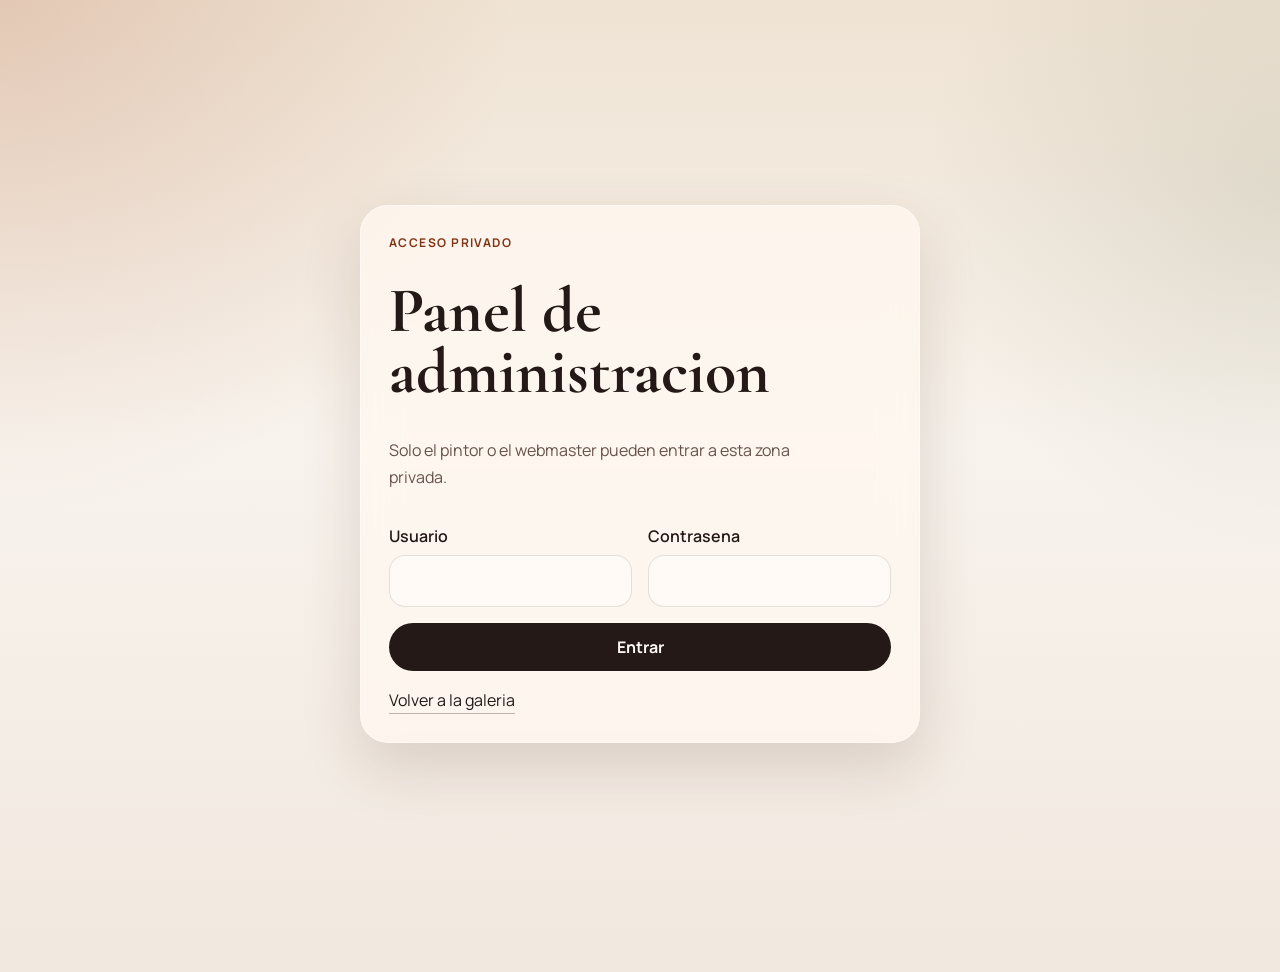
<file: login.html>
<!DOCTYPE html>
<html lang="es">
  <head>
    <meta charset="UTF-8" />
    <meta name="viewport" content="width=device-width, initial-scale=1.0" />
    <title>Acceso administracion | Alegria Fria</title>
    <meta
      name="description"
      content="Pantalla de acceso al panel privado de Alegria Fria."
    />
    <link rel="preconnect" href="https://fonts.googleapis.com" />
    <link rel="preconnect" href="https://fonts.gstatic.com" crossorigin />
    <link
      href="https://fonts.googleapis.com/css2?family=Cormorant+Garamond:wght@400;500;600;700&family=Manrope:wght@400;500;600;700&display=swap"
      rel="stylesheet"
    />
    <link rel="stylesheet" href="styles.css" />
  </head>
  <body>
    <div class="page-shell page-shell-login">
      <section class="section login-section">
        <div class="login-card">
          <p class="eyebrow">Acceso privado</p>
          <h1 class="login-title">Panel de administracion</h1>
          <p class="section-text">
            Solo el pintor o el webmaster pueden entrar a esta zona privada.
          </p>

          <form class="artwork-form login-form" action="/login" method="post">
            <label>
              Usuario
              <input type="text" name="username" autocomplete="username" required />
            </label>

            <label>
              Contrasena
              <input
                type="password"
                name="password"
                autocomplete="current-password"
                required
              />
            </label>

            <button class="button button-primary form-span" type="submit">
              Entrar
            </button>
          </form>

          <p class="form-status is-hidden" id="login-error">
            Usuario o contrasena incorrectos.
          </p>

          <a class="admin-link login-back-link" href="/">Volver a la galeria</a>
        </div>
      </section>
    </div>

    <script src="login.js" type="module"></script>
  </body>
</html>
</file>
<file: styles.css>
:root {
  --bg: #f4efe8;
  --bg-soft: rgba(255, 248, 240, 0.78);
  --surface: rgba(255, 252, 248, 0.88);
  --surface-strong: #fffaf5;
  --ink: #241917;
  --muted: #67524c;
  --accent: #ab4f2a;
  --accent-dark: #7f3416;
  --olive: #5f6b4b;
  --line: rgba(36, 25, 23, 0.12);
  --shadow: 0 24px 60px rgba(79, 44, 31, 0.16);
  --radius-lg: 28px;
  --radius-md: 18px;
  --radius-sm: 999px;
}

* {
  box-sizing: border-box;
}

html {
  scroll-behavior: smooth;
}

body {
  margin: 0;
  min-height: 100vh;
  font-family: "Manrope", sans-serif;
  color: var(--ink);
  background:
    radial-gradient(circle at top left, rgba(171, 79, 42, 0.18), transparent 32%),
    radial-gradient(circle at right 20%, rgba(95, 107, 75, 0.13), transparent 24%),
    linear-gradient(180deg, #efe3d3 0%, #f8f3ed 46%, #f1e8df 100%);
}

img {
  display: block;
  max-width: 100%;
}

button,
input,
textarea {
  font: inherit;
}

.page-shell {
  width: min(1180px, calc(100% - 32px));
  margin: 24px auto 48px;
}

.page-shell-login {
  display: grid;
  place-items: center;
  min-height: 100vh;
}

.hero,
.section {
  backdrop-filter: blur(18px);
  background: var(--bg-soft);
  border: 1px solid rgba(255, 255, 255, 0.45);
  border-radius: var(--radius-lg);
  box-shadow: var(--shadow);
}

.hero {
  padding: 28px;
}

.topbar,
.topbar-links {
  display: flex;
  align-items: center;
  gap: 16px;
}

.topbar {
  justify-content: space-between;
  margin-bottom: 48px;
}

.brand,
.eyebrow,
.note-label {
  letter-spacing: 0.12em;
  text-transform: uppercase;
}

.brand {
  font-size: 0.84rem;
  font-weight: 700;
}

.brand-link {
  color: var(--ink);
  text-decoration: none;
  font-size: 0.84rem;
  font-weight: 700;
  letter-spacing: 0.12em;
  text-transform: uppercase;
}

.instagram-link,
.admin-link {
  color: var(--ink);
  text-decoration: none;
  border-bottom: 1px solid rgba(36, 25, 23, 0.3);
  padding-bottom: 2px;
}

.admin-link-button {
  background: transparent;
  font: inherit;
  cursor: pointer;
}

.instagram-link {
  display: inline-flex;
  align-items: center;
  justify-content: center;
  width: 42px;
  height: 42px;
  border: 1px solid rgba(36, 25, 23, 0.16);
  border-radius: 50%;
  background: rgba(255, 255, 255, 0.45);
  padding: 0;
}

.instagram-icon {
  width: 22px;
  height: 22px;
}

.hero-content,
.admin-layout {
  display: grid;
  grid-template-columns: minmax(0, 1.5fr) minmax(280px, 0.8fr);
  gap: 24px;
  align-items: end;
}

.hero-copy h1,
.section-heading h2,
.featured-copy h2,
.dialog-body h2,
.admin-card-body h3 {
  margin: 0;
  font-family: "Cormorant Garamond", serif;
  font-weight: 600;
  line-height: 0.95;
}

.hero-copy h1 {
  max-width: 13ch;
  font-size: clamp(3.2rem, 7vw, 6.2rem);
}

.intro,
.section-text,
.hero-note p,
.form-help p,
.dialog-description,
.form-status {
  color: var(--muted);
  line-height: 1.7;
}

.eyebrow,
.note-label {
  margin: 0 0 12px;
  font-size: 0.75rem;
  font-weight: 700;
  color: var(--accent-dark);
}

.hero-actions {
  display: flex;
  flex-wrap: wrap;
  gap: 14px;
  margin-top: 28px;
}

.button {
  display: inline-flex;
  align-items: center;
  justify-content: center;
  min-height: 48px;
  padding: 0 22px;
  border-radius: var(--radius-sm);
  border: 1px solid transparent;
  text-decoration: none;
  font-weight: 700;
  cursor: pointer;
  transition: transform 0.2s ease, background-color 0.2s ease, border-color 0.2s ease;
}

.button:hover,
.artwork-card:hover,
.featured-image-wrap:hover {
  transform: translateY(-1px);
}

.button-primary {
  background: var(--ink);
  color: #fffaf5;
}

.button-secondary {
  color: var(--ink);
  border-color: var(--line);
  background: rgba(255, 255, 255, 0.45);
}

.button-danger {
  color: #fffaf5;
  background: #8e2f22;
}

.hero-note,
.admin-card,
.artwork-card,
.featured-artwork,
.artwork-dialog {
  border-radius: var(--radius-md);
  background: var(--surface);
  border: 1px solid rgba(36, 25, 23, 0.08);
}

.hero-note {
  padding: 22px;
  background: linear-gradient(180deg, rgba(255, 250, 245, 0.84), rgba(240, 225, 216, 0.84));
}

.section {
  margin-top: 26px;
  padding: 28px;
}

.login-section {
  width: min(560px, 100%);
  margin-top: 0;
}

.login-card {
  display: grid;
  gap: 18px;
}

.login-title {
  margin: 0;
  font-family: "Cormorant Garamond", serif;
  font-size: clamp(2.6rem, 5vw, 4.4rem);
  line-height: 0.95;
}

.login-form {
  grid-template-columns: 1fr;
}

.login-back-link,
.logout-form {
  width: fit-content;
}

.is-active-link {
  font-weight: 800;
}

.section-heading {
  display: flex;
  justify-content: space-between;
  gap: 24px;
  align-items: end;
  margin-bottom: 26px;
}

.section-heading h2,
.featured-copy h2,
.dialog-body h2 {
  font-size: clamp(2.3rem, 4vw, 4rem);
}

.section-text {
  max-width: 42ch;
}

.featured-artwork {
  display: grid;
  grid-template-columns: minmax(0, 0.9fr) minmax(0, 1.1fr);
  gap: 22px;
  overflow: hidden;
}

.featured-copy {
  padding: 28px;
}

.featured-image-wrap {
  margin: 0;
  padding: 0;
  border: 0;
  background: transparent;
  cursor: pointer;
}

.featured-image {
  width: 100%;
  height: 100%;
  min-height: 340px;
  object-fit: contain;
  background: rgba(255, 250, 245, 0.8);
}

.filters {
  display: flex;
  flex-wrap: wrap;
  gap: 10px;
  margin-bottom: 22px;
}

.filter-chip {
  border: 1px solid var(--line);
  background: rgba(255, 255, 255, 0.7);
  color: var(--ink);
  border-radius: var(--radius-sm);
  padding: 10px 16px;
  font-weight: 600;
  cursor: pointer;
}

.filter-chip.is-active {
  background: var(--accent);
  color: white;
  border-color: var(--accent);
}

.filter-form {
  display: grid;
  grid-template-columns: repeat(3, minmax(0, 1fr));
  gap: 16px;
  margin-bottom: 24px;
}

.filter-form label {
  display: flex;
  flex-direction: column;
  gap: 8px;
  font-weight: 600;
}

.filter-form select {
  min-height: 52px;
  border-radius: 16px;
  border: 1px solid var(--line);
  background: var(--surface-strong);
  padding: 0 16px;
  color: var(--ink);
}

.filter-actions {
  display: flex;
  align-items: end;
  gap: 12px;
}

.gallery-grid,
.admin-grid {
  display: grid;
  grid-template-columns: repeat(3, minmax(0, 1fr));
  gap: 18px;
}

.artwork-card {
  overflow: hidden;
  padding: 0;
  text-align: left;
  cursor: pointer;
  transition: transform 0.2s ease, box-shadow 0.2s ease;
}

.artwork-image-wrap {
  aspect-ratio: 4 / 5;
  display: flex;
  align-items: center;
  justify-content: center;
  background: linear-gradient(135deg, rgba(171, 79, 42, 0.18), rgba(255, 255, 255, 0.68));
}

.artwork-image,
.admin-thumb,
.dialog-image {
  width: 100%;
  height: 100%;
  object-fit: contain;
}

.dialog-image,
.admin-detail-image {
  object-fit: contain;
  background: rgba(255, 250, 245, 0.8);
}

.artwork-body {
  padding: 16px 18px;
}

.artwork-title {
  margin: 0;
  font-family: "Cormorant Garamond", serif;
  font-size: 2rem;
  font-weight: 600;
}

.artwork-caption {
  margin: 8px 0 0;
  color: var(--muted);
}

.tag-list {
  display: flex;
  flex-wrap: wrap;
  gap: 8px;
  margin-top: 16px;
}

.tag {
  display: inline-flex;
  padding: 8px 12px;
  border-radius: var(--radius-sm);
  background: rgba(171, 79, 42, 0.12);
  color: var(--accent-dark);
  font-size: 0.88rem;
  font-weight: 700;
}

.artwork-form {
  display: grid;
  grid-template-columns: repeat(2, minmax(0, 1fr));
  gap: 16px;
}

.artwork-form label {
  display: flex;
  flex-direction: column;
  gap: 8px;
  font-weight: 600;
}

.checkbox-field {
  flex-direction: row;
  align-items: center;
  gap: 12px;
}

.artwork-form input,
.artwork-form textarea {
  min-height: 52px;
  border-radius: 16px;
  border: 1px solid var(--line);
  background: var(--surface-strong);
  padding: 14px 16px;
  color: var(--ink);
}

.checkbox-field input {
  min-height: auto;
  width: 18px;
  height: 18px;
  padding: 0;
}

.artwork-form textarea {
  min-height: 144px;
  resize: vertical;
}

.form-span,
.file-field {
  grid-column: span 2;
}

.form-status {
  min-height: 28px;
  margin: 16px 0 0;
  font-weight: 600;
}

.form-actions,
.card-actions {
  display: flex;
  flex-wrap: wrap;
  gap: 12px;
}

.card-actions {
  margin-top: 16px;
}

.is-hidden {
  display: none;
}

.tag-editor {
  display: grid;
  gap: 10px;
}

.selected-tags {
  display: flex;
  flex-wrap: wrap;
  gap: 8px;
  min-height: 28px;
}

.tag-input-row {
  display: flex;
  gap: 12px;
}

.input-help,
.card-link-label {
  margin: 0;
  color: var(--muted);
  font-size: 0.92rem;
}

.featured-badge {
  margin: 10px 0 0;
  color: var(--olive);
  font-weight: 700;
}

.message {
  margin: 0;
  padding: 16px 18px;
  border-radius: 18px;
  font-weight: 700;
}

.message-success {
  background: rgba(95, 107, 75, 0.14);
  color: #3e5031;
}

.message-error {
  background: rgba(142, 47, 34, 0.12);
  color: #8e2f22;
}

.tag-removable {
  border: 0;
  cursor: pointer;
}

.tag-muted {
  background: rgba(36, 25, 23, 0.08);
  color: var(--muted);
}

.admin-card {
  overflow: hidden;
}

.admin-card-button {
  padding: 0;
  text-align: left;
  cursor: pointer;
}

.admin-thumb {
  aspect-ratio: 4 / 5;
}

.admin-card-body {
  padding: 16px;
}

.admin-card-body h3 {
  font-size: 2rem;
}

.admin-card-body p {
  margin: 8px 0 0;
  color: var(--muted);
}

.empty-state {
  padding: 32px;
  border-radius: 22px;
  border: 1px dashed rgba(36, 25, 23, 0.2);
  color: var(--muted);
  background: rgba(255, 255, 255, 0.4);
}

.artwork-dialog {
  width: min(1080px, calc(100% - 24px));
  max-width: 1080px;
  padding: 24px;
  box-shadow: var(--shadow);
}

.artwork-dialog::backdrop {
  background: rgba(28, 21, 18, 0.54);
  backdrop-filter: blur(8px);
}

.dialog-close {
  display: inline-flex;
  margin-left: auto;
  margin-bottom: 16px;
  background: transparent;
  border: 1px solid var(--line);
  border-radius: var(--radius-sm);
  padding: 10px 16px;
  cursor: pointer;
}

.dialog-layout {
  display: grid;
  grid-template-columns: minmax(0, 1.1fr) minmax(280px, 0.9fr);
  gap: 24px;
  align-items: start;
}

.dialog-image-wrap {
  overflow: hidden;
  border-radius: 22px;
  background: rgba(255, 250, 245, 0.78);
}

.dialog-image {
  max-height: 72vh;
}

.admin-dialog {
  width: min(1200px, calc(100% - 24px));
}

.admin-dialog-image-wrap {
  display: flex;
  align-items: center;
  justify-content: center;
  min-height: 420px;
}

.admin-detail-form {
  margin-top: 16px;
}

.artwork-detail-layout,
.biography-layout {
  display: grid;
  grid-template-columns: minmax(0, 1.05fr) minmax(300px, 0.95fr);
  gap: 24px;
  align-items: start;
}

.artwork-detail-image-wrap,
.biography-image-wrap {
  overflow: hidden;
  border-radius: 22px;
  background: rgba(255, 250, 245, 0.78);
  min-height: 420px;
  display: flex;
  align-items: center;
  justify-content: center;
}

.artwork-detail-image,
.biography-image {
  width: 100%;
  height: 100%;
  max-height: 78vh;
  object-fit: contain;
}

.biography-text {
  display: grid;
  gap: 10px;
}

.bio-list {
  margin: 0;
  padding-left: 20px;
  color: var(--muted);
  line-height: 1.8;
}

.doc-actions {
  margin-bottom: 18px;
}

.pdf-embed {
  width: 100%;
  min-height: 780px;
  border: 1px solid rgba(36, 25, 23, 0.08);
  border-radius: 18px;
  background: white;
}

.dialog-meta {
  margin: 10px 0 0;
}

.dialog-description {
  margin-top: 20px;
}

code {
  font-family: "SFMono-Regular", Consolas, monospace;
}

@media (max-width: 900px) {
  .hero-content,
  .admin-layout,
  .section-heading,
  .gallery-grid,
  .admin-grid,
  .artwork-form,
  .featured-artwork,
  .dialog-layout,
  .artwork-detail-layout,
  .biography-layout,
  .filter-form {
    grid-template-columns: 1fr;
  }

  .section-heading {
    align-items: start;
  }
}

@media (max-width: 640px) {
  .page-shell {
    width: min(100% - 20px, 1180px);
    margin-top: 10px;
  }

  .hero,
  .section,
  .artwork-dialog {
    padding: 20px;
    border-radius: 24px;
  }

  .topbar,
  .topbar-links,
  .hero-actions,
  .tag-input-row {
    flex-direction: column;
    align-items: start;
  }

  .filter-actions {
    flex-direction: column;
    align-items: stretch;
  }

  .form-span,
  .file-field {
    grid-column: auto;
  }
}
</file>
